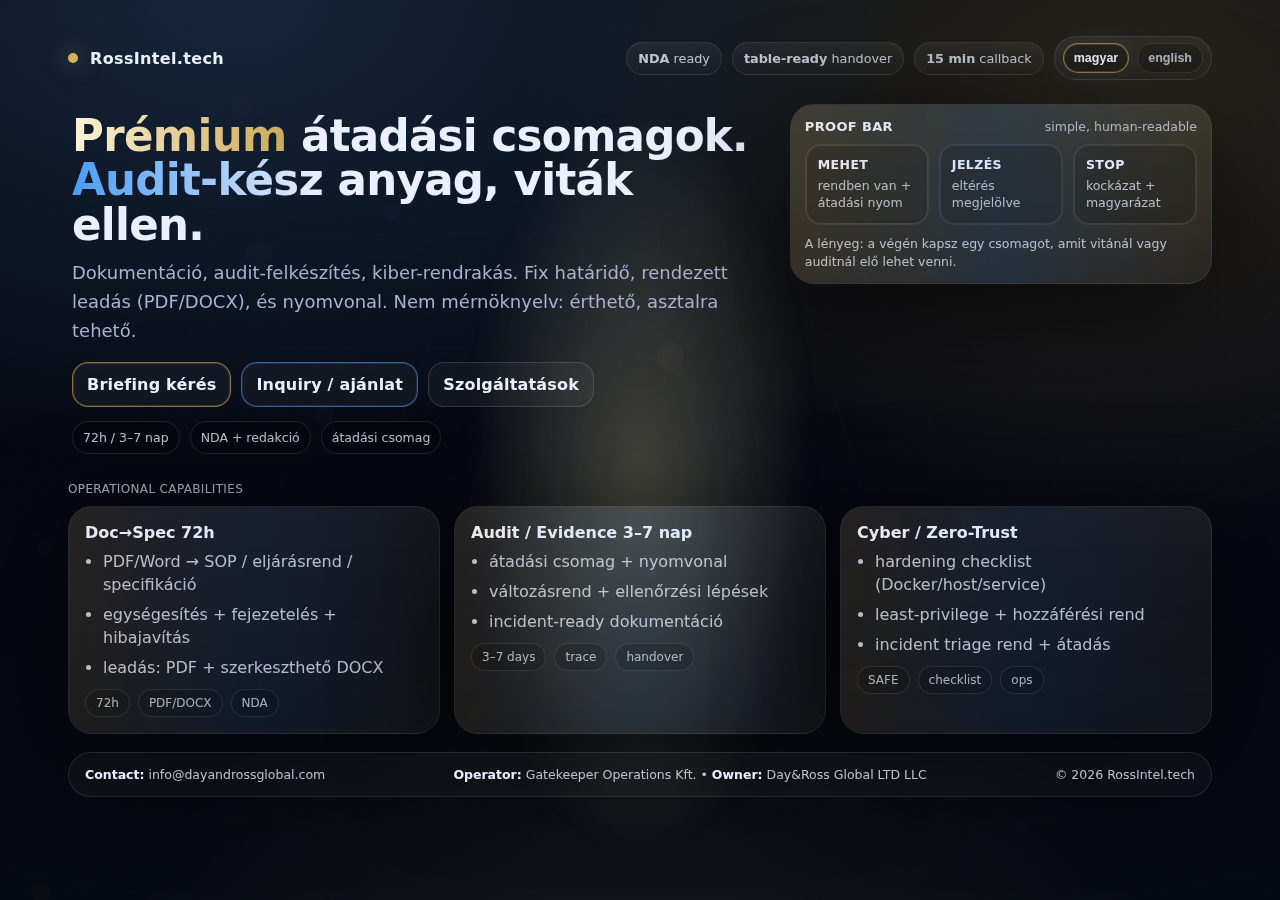
<file: index.html>
<!doctype html>
<html lang="hu" data-lang="hu">
<head>
  <meta charset="utf-8"/>
  <meta name="viewport" content="width=device-width,initial-scale=1"/>
  <title>RossIntel.tech — Gold×Blue Assurance Services</title>
  <meta name="description" content="Prémium dokumentáció, audit-ready evidence csomagok és cyber hardening. Briefing / inquiry egy kattintásra. HU/EN váltó."/>
  <meta name="theme-color" content="#070A10"/>
  <style>
    :root{
      --bg:#070A10; --fg:#EAF0FF; --mut:#A7B3D1; --line:rgba(255,255,255,.10);
      --blue:#4DA3FF; --blue2:#78C4FF;
      --gold:#D6B15B; --gold2:#F3D38A;
      --shadow:0 26px 110px rgba(0,0,0,.65);
      --r:24px;
    }
    *{box-sizing:border-box}
    body{margin:0;background:var(--bg);color:var(--fg);font-family:ui-sans-serif,system-ui,-apple-system,Segoe UI,Roboto,Arial;overflow-x:hidden}
    a{color:inherit}

    /* premium cinematic (no images) */
    .bg{position:fixed;inset:0;z-index:-6;
      background:
        radial-gradient(1200px 780px at 18% 0%, rgba(77,163,255,.18), transparent 60%),
        radial-gradient(980px 720px at 88% 12%, rgba(214,177,91,.16), transparent 62%),
        radial-gradient(900px 700px at 50% 115%, rgba(243,211,138,.06), transparent 60%),
        linear-gradient(180deg,#070A10 0%,#060812 60%,#060A12 100%);
    }
    .grid{position:fixed;inset:-70px;z-index:-5;opacity:.14;pointer-events:none;
      background-image:linear-gradient(rgba(255,255,255,.06) 1px,transparent 1px),
                       linear-gradient(90deg,rgba(255,255,255,.06) 1px,transparent 1px);
      background-size:92px 92px;
      transform:perspective(1100px) rotateX(58deg) translateY(-165px);
      mask-image:radial-gradient(circle at 50% 35%, rgba(0,0,0,1) 0%, rgba(0,0,0,.55) 55%, rgba(0,0,0,0) 86%);
      filter:blur(.2px);
    }
    .beam{position:fixed;left:50%;top:-14%;width:560px;height:135%;
      transform:translateX(-50%);z-index:-4;pointer-events:none;filter:blur(12px);opacity:.88;
      background:radial-gradient(closest-side, rgba(214,177,91,.30), transparent 62%),
               radial-gradient(closest-side, rgba(77,163,255,.16), transparent 62%);
      animation:drift 8.5s ease-in-out infinite;
    }
    @keyframes drift{0%{transform:translateX(-50%) translateY(0)}50%{transform:translateX(-50%) translateY(12px)}100%{transform:translateX(-50%) translateY(0)}}
    #bokeh{position:fixed;inset:0;z-index:-3;pointer-events:none;opacity:.7;}
    .noise{position:fixed;inset:0;z-index:-2;opacity:.045;pointer-events:none;
      background-image:url("data:image/svg+xml,%3Csvg xmlns='http://www.w3.org/2000/svg' width='120' height='120'%3E%3Cfilter id='n'%3E%3CfeTurbulence type='fractalNoise' baseFrequency='.9' numOctaves='3' stitchTiles='stitch'/%3E%3C/filter%3E%3Crect width='120' height='120' filter='url(%23n)' opacity='.6'/%3E%3C/svg%3E");
      mix-blend-mode:overlay;
    }

    /* layout */
    .wrap{max-width:1180px;margin:0 auto;padding:26px 18px 70px;}
    .top{display:flex;align-items:center;justify-content:space-between;gap:14px;padding:10px 0 6px;}
    .brand{display:flex;align-items:center;gap:12px;font-weight:900;letter-spacing:.35px;}
    .dot{width:10px;height:10px;border-radius:999px;background:var(--gold);
      box-shadow:0 0 22px rgba(214,177,91,.65),0 0 34px rgba(77,163,255,.18);}
    .rightTop{display:flex;gap:10px;align-items:center;flex-wrap:wrap;justify-content:flex-end}
    .chip{border:1px solid var(--line);border-radius:999px;padding:8px 11px;
      background:linear-gradient(180deg,rgba(255,255,255,.06),rgba(255,255,255,.02));
      color:rgba(234,240,255,.78);font-size:12.8px;backdrop-filter:blur(12px);}
    .langToggle{display:flex;gap:8px;align-items:center;border:1px solid var(--line);
      background:linear-gradient(180deg,rgba(255,255,255,.06),rgba(255,255,255,.02));
      backdrop-filter:blur(14px);padding:6px 8px;border-radius:999px;}
    .langBtn{font-size:12.5px;font-weight:900;color:rgba(234,240,255,.72);
      border:1px solid rgba(255,255,255,.10);background:rgba(0,0,0,.20);
      padding:7px 10px;border-radius:999px;cursor:pointer;}
    .langBtn.active{color:var(--fg);border-color:rgba(214,177,91,.65);
      box-shadow:0 0 0 1px rgba(214,177,91,.22) inset,0 0 24px rgba(77,163,255,.12);}

    html[data-lang] [data-lang]{display:none;}
    html[data-lang="hu"] [data-lang="hu"]{display:block;}
    html[data-lang="en"] [data-lang="en"]{display:block;}

    /* hero: NOT two giant boxes */
    .hero{
      margin-top:18px;
      display:grid;
      grid-template-columns: 1.25fr .75fr;
      gap:18px;
      align-items:start;
    }
    @media(max-width:980px){.hero{grid-template-columns:1fr}}
    .heroText{
      padding:10px 4px;
    }
    h1{
      margin:0 0 12px;
      font-size: clamp(34px, 3.4vw, 58px);
      line-height:1.02;
      letter-spacing:-.7px;
    }
    .goldText{background:linear-gradient(90deg,#FFF3D6,rgba(214,177,91,.95));-webkit-background-clip:text;color:transparent;}
    .blueText{background:linear-gradient(90deg,rgba(77,163,255,.95),#EAF0FF);-webkit-background-clip:text;color:transparent;}
    .sub{margin:0 0 16px;color:var(--mut);font-size:clamp(14px,1.5vw,18px);line-height:1.6;max-width:780px;}

    .ctaRow{display:flex;gap:10px;flex-wrap:wrap;margin-top:14px}
    .btn{display:inline-flex;align-items:center;justify-content:center;gap:10px;
      padding:12px 14px;border-radius:16px;border:1px solid var(--line);
      background:rgba(255,255,255,.04);color:var(--fg);text-decoration:none;font-weight:900;letter-spacing:.2px;
      position:relative;overflow:hidden;cursor:pointer;}
    .btn::after{content:"";position:absolute;inset:-70px;background:linear-gradient(120deg,transparent 35%,rgba(255,255,255,.18),transparent 65%);
      transform:translateX(-60%);transition:transform .65s ease;}
    .btn:hover::after{transform:translateX(40%)}
    .btn.gold{border-color:rgba(214,177,91,.60);box-shadow:0 0 0 1px rgba(214,177,91,.20) inset;}
    .btn.blue{border-color:rgba(77,163,255,.55);box-shadow:0 0 0 1px rgba(77,163,255,.18) inset;}
    .btn.ghost{border-color:rgba(255,255,255,.14)}

    .pillRow{display:flex;gap:10px;flex-wrap:wrap;margin-top:14px}
    .pill{border:1px solid var(--line);padding:8px 10px;border-radius:999px;color:rgba(234,240,255,.78);font-size:12.5px;background:rgba(0,0,0,.20);backdrop-filter:blur(10px);}

    /* smaller proof panel */
    .panel{
      border:1px solid var(--line);border-radius:var(--r);
      background:linear-gradient(180deg,rgba(255,255,255,.06),rgba(255,255,255,.02));
      box-shadow:var(--shadow);backdrop-filter:blur(14px);
      position:relative;overflow:hidden;
    }
    .panel::after{
      content:"";position:absolute;inset:-1px;border-radius:inherit;pointer-events:none;
      background:linear-gradient(90deg,rgba(214,177,91,.26),rgba(77,163,255,.22),rgba(214,177,91,.10));
      opacity:.62;
      mask:linear-gradient(#000 0 0) content-box, linear-gradient(#000 0 0);
      -webkit-mask:linear-gradient(#000 0 0) content-box, linear-gradient(#000 0 0);
      padding:1px;box-sizing:border-box;
    }
    .inner{position:relative;padding:14px 14px 12px}
    .proofTitle{display:flex;justify-content:space-between;align-items:center;gap:10px;margin-bottom:10px}
    .proofTitle b{font-size:13px;letter-spacing:.35px}
    .mini{color:rgba(234,240,255,.70);font-size:12.5px}
    .proofBar{display:grid;grid-template-columns:1fr 1fr 1fr;gap:10px}
    @media(max-width:980px){.proofBar{grid-template-columns:1fr}}
    .seg{border:1px solid rgba(255,255,255,.10);border-radius:16px;padding:12px;background:rgba(0,0,0,.20)}
    .seg h3{margin:0 0 6px;font-size:12.5px;letter-spacing:.4px}
    .seg p{margin:0;color:rgba(234,240,255,.76);font-size:12.5px;line-height:1.35}
    .seg.allow{box-shadow:0 0 0 1px rgba(214,177,91,.18) inset}
    .seg.warn{box-shadow:0 0 0 1px rgba(77,163,255,.16) inset}
    .seg.block{box-shadow:0 0 0 1px rgba(243,211,138,.12) inset}

    /* capabilities */
    .capTitle{margin-top:18px;font-size:12px;letter-spacing:.35px;color:rgba(234,240,255,.72);text-transform:uppercase}
    .caps{margin-top:10px;display:grid;grid-template-columns:1fr 1fr 1fr;gap:14px}
    @media(max-width:980px){.caps{grid-template-columns:1fr}}
    .card{border:1px solid var(--line);border-radius:var(--r);
      background:linear-gradient(180deg,rgba(255,255,255,.05),rgba(255,255,255,.02));
      box-shadow:var(--shadow);backdrop-filter:blur(14px);padding:16px;position:relative;overflow:hidden}
    .card::after{content:"";position:absolute;inset:-1px;border-radius:inherit;pointer-events:none;
      background:linear-gradient(90deg,rgba(214,177,91,.18),rgba(77,163,255,.14),rgba(214,177,91,.06));
      opacity:.55;mask:linear-gradient(#000 0 0) content-box, linear-gradient(#000 0 0);
      -webkit-mask:linear-gradient(#000 0 0) content-box, linear-gradient(#000 0 0);padding:1px}
    .card h2{margin:0 0 8px;font-size:16px}
    .card ul{margin:0;padding-left:18px}
    .card li{color:rgba(234,240,255,.78);margin:7px 0;line-height:1.45}
    .tagRow{margin-top:10px;display:flex;gap:8px;flex-wrap:wrap}
    .tag{font-size:12px;color:rgba(234,240,255,.72);border:1px solid var(--line);padding:6px 10px;border-radius:999px;background:rgba(0,0,0,.18)}

    /* modal */
    .modalBack{position:fixed;inset:0;display:none;align-items:center;justify-content:center;background:rgba(0,0,0,.62);backdrop-filter:blur(12px);z-index:9999}
    .modalBack.on{display:flex;}
    .modal{width:min(920px,92vw);border:1px solid var(--line);border-radius:24px;background:linear-gradient(180deg,rgba(255,255,255,.07),rgba(255,255,255,.03));box-shadow:var(--shadow);overflow:hidden;position:relative}
    .modal::after{content:"";position:absolute;inset:-1px;border-radius:inherit;pointer-events:none;background:linear-gradient(90deg,rgba(214,177,91,.26),rgba(77,163,255,.22),rgba(214,177,91,.10));opacity:.62;mask:linear-gradient(#000 0 0) content-box,linear-gradient(#000 0 0);-webkit-mask:linear-gradient(#000 0 0) content-box,linear-gradient(#000 0 0);padding:1px}
    .modalTop{display:flex;align-items:center;justify-content:space-between;gap:10px;border-bottom:1px solid var(--line);padding:10px 14px;background:rgba(0,0,0,.18);position:relative}
    .modalClose{border:1px solid var(--line);background:rgba(255,255,255,.03);color:var(--fg);border-radius:12px;padding:8px 10px;cursor:pointer;font-weight:900}
    .modalGrid{display:grid;grid-template-columns:1fr 1fr;gap:12px;padding:14px;position:relative}
    @media(max-width:860px){.modalGrid{grid-template-columns:1fr}}
    .field label{display:block;color:rgba(234,240,255,.72);font-size:12.5px;margin:0 0 6px}
    .field input,.field select,.field textarea{width:100%;padding:12px;border-radius:14px;border:1px solid var(--line);background:rgba(0,0,0,.22);color:var(--fg);outline:none}
    .field textarea{min-height:110px;resize:vertical}
    .modalActions{display:flex;gap:10px;justify-content:flex-end;flex-wrap:wrap;padding:0 14px 14px;position:relative}
    .modalHint{padding:0 14px 14px;color:rgba(234,240,255,.70);font-size:12.5px;line-height:1.5;position:relative}

    .footer{margin-top:18px;border:1px solid var(--line);border-radius:24px;background:rgba(255,255,255,.03);padding:14px 16px;color:rgba(234,240,255,.78);font-size:12.5px;display:flex;flex-wrap:wrap;gap:10px;justify-content:space-between;align-items:center;backdrop-filter:blur(12px)}
    .footer b{color:var(--fg)}
  </style>
</head>
<body>
  <div class="bg"></div><div class="grid"></div><div class="beam"></div><div class="noise"></div>
  <canvas id="bokeh"></canvas>

  <div class="wrap">
    <div class="top">
      <div class="brand"><span class="dot"></span> RossIntel.tech</div>
      <div class="rightTop">
        <div class="chip"><b>NDA</b> ready</div>
        <div class="chip"><b>table-ready</b> handover</div>
        <div class="chip"><b>15 min</b> callback</div>
        <div class="langToggle">
          <button class="langBtn active" data-set-lang="hu" type="button">magyar</button>
          <button class="langBtn" data-set-lang="en" type="button">english</button>
        </div>
      </div>
    </div>

    <div class="hero">
      <div class="heroText">
        <h1>
          <span data-lang="hu"><span class="goldText">Prémium</span> átadási csomagok.<br/><span class="blueText">Audit-kész</span> anyag, viták ellen.</span>
          <span data-lang="en"><span class="goldText">Premium</span> handover bundles.<br/><span class="blueText">Audit-ready</span> deliverables for disputes.</span>
        </h1>
        <p class="sub">
          <span data-lang="hu">Dokumentáció, audit-felkészítés, kiber-rendrakás. Fix határidő, rendezett leadás (PDF/DOCX), és nyomvonal. Nem mérnöknyelv: érthető, asztalra tehető.</span>
          <span data-lang="en">Documentation, audit readiness, cyber hardening. Fixed deadlines, clean delivery (PDF/DOCX), with a trace. Plain language, table-ready.</span>
        </p>

        <div class="ctaRow">
          <a class="btn gold" href="#" data-open="brief"><span data-lang="hu">Briefing kérés</span><span data-lang="en">Request a briefing</span></a>
          <a class="btn blue" href="#" data-open="quote"><span data-lang="hu">Inquiry / ajánlat</span><span data-lang="en">Inquiry / quote</span></a>
          <a class="btn ghost" href="#caps"><span data-lang="hu">Szolgáltatások</span><span data-lang="en">Services</span></a>
        </div>

        <div class="pillRow">
          <div class="pill"><span data-lang="hu">72h / 3–7 nap</span><span data-lang="en">72h / 3–7 days</span></div>
          <div class="pill"><span data-lang="hu">NDA + redakció</span><span data-lang="en">NDA + redaction</span></div>
          <div class="pill"><span data-lang="hu">átadási csomag</span><span data-lang="en">handover bundle</span></div>
        </div>
      </div>

      <div class="panel">
        <div class="inner">
          <div class="proofTitle">
            <b>PROOF BAR</b>
            <span class="mini">simple, human-readable</span>
          </div>
          <div class="proofBar">
            <div class="seg allow">
              <h3><span data-lang="hu">MEHET</span><span data-lang="en">GO</span></h3>
              <p><span data-lang="hu">rendben van + átadási nyom</span><span data-lang="en">ok + handover trail</span></p>
            </div>
            <div class="seg warn">
              <h3><span data-lang="hu">JELZÉS</span><span data-lang="en">FLAG</span></h3>
              <p><span data-lang="hu">eltérés megjelölve</span><span data-lang="en">deviation noted</span></p>
            </div>
            <div class="seg block">
              <h3><span data-lang="hu">STOP</span><span data-lang="en">STOP</span></h3>
              <p><span data-lang="hu">kockázat + magyarázat</span><span data-lang="en">risk + explanation</span></p>
            </div>
          </div>
          <div style="margin-top:10px;color:rgba(234,240,255,.78);font-size:12.5px;line-height:1.45">
            <span data-lang="hu">A lényeg: a végén kapsz egy csomagot, amit vitánál vagy auditnál elő lehet venni.</span>
            <span data-lang="en">Bottom line: you get a bundle you can pull out in disputes or audits.</span>
          </div>
        </div>
      </div>
    </div>

    <div class="capTitle" id="caps">OPERATIONAL CAPABILITIES</div>
    <div class="caps">
      <div class="card">
        <h2><span data-lang="hu">Doc→Spec 72h</span><span data-lang="en">Doc→Spec (72h)</span></h2>
        <ul>
          <li><span data-lang="hu">PDF/Word → SOP / eljárásrend / specifikáció</span><span data-lang="en">PDF/Word → SOP / procedures / spec</span></li>
          <li><span data-lang="hu">egységesítés + fejezetelés + hibajavítás</span><span data-lang="en">normalize + structure + fix</span></li>
          <li><span data-lang="hu">leadás: PDF + szerkeszthető DOCX</span><span data-lang="en">delivery: PDF + editable DOCX</span></li>
        </ul>
        <div class="tagRow"><span class="tag">72h</span><span class="tag">PDF/DOCX</span><span class="tag">NDA</span></div>
      </div>

      <div class="card">
        <h2><span data-lang="hu">Audit / Evidence 3–7 nap</span><span data-lang="en">Audit / Evidence 3–7 days</span></h2>
        <ul>
          <li><span data-lang="hu">átadási csomag + nyomvonal</span><span data-lang="en">handover bundle + trace</span></li>
          <li><span data-lang="hu">változásrend + ellenőrzési lépések</span><span data-lang="en">change control + verification steps</span></li>
          <li><span data-lang="hu">incident-ready dokumentáció</span><span data-lang="en">incident-ready docs</span></li>
        </ul>
        <div class="tagRow"><span class="tag">3–7 days</span><span class="tag">trace</span><span class="tag">handover</span></div>
      </div>

      <div class="card">
        <h2><span data-lang="hu">Cyber / Zero-Trust</span><span data-lang="en">Cyber / Zero-Trust</span></h2>
        <ul>
          <li><span data-lang="hu">hardening checklist (Docker/host/service)</span><span data-lang="en">hardening checklist (Docker/host/service)</span></li>
          <li><span data-lang="hu">least-privilege + hozzáférési rend</span><span data-lang="en">least-privilege + access rules</span></li>
          <li><span data-lang="hu">incident triage rend + átadás</span><span data-lang="en">incident triage + handover</span></li>
        </ul>
        <div class="tagRow"><span class="tag">SAFE</span><span class="tag">checklist</span><span class="tag">ops</span></div>
      </div>
    </div>

    <div class="footer">
      <div><b>Contact:</b> info@dayandrossglobal.com</div>
      <div><b>Operator:</b> Gatekeeper Operations Kft. • <b>Owner:</b> Day&Ross Global LTD LLC</div>
      <div>© <span id="y"></span> RossIntel.tech</div>
    </div>
  </div>

  <!-- Modal -->
  <div class="modalBack" id="modalBack" aria-hidden="true">
    <div class="modal" role="dialog" aria-modal="true">
      <div class="modalTop">
        <b id="modalTitle">Inquiry</b>
        <button class="modalClose" type="button" data-close="1">Close</button>
      </div>

      <form id="leadForm">
        <div class="modalGrid">
          <div class="field"><label id="lblName">Name / Company</label><input name="name_company" required></div>
          <div class="field"><label id="lblContact">Email / Phone</label><input name="contact" required></div>
          <div class="field" id="pkgField"><label id="lblPkg">Package</label>
            <select name="package">
              <option>Doc→Spec (72h)</option>
              <option>Audit/Evidence (3–7 days)</option>
              <option>Cyber / Zero-Trust</option>
            </select>
          </div>
          <div class="field"><label id="lblNotes">Message</label><textarea name="notes" placeholder="What do you need?"></textarea></div>
        </div>
        <div class="modalActions">
          <button class="btn gold" type="submit" id="btnSend">Send</button>
          <button class="btn ghost" type="button" data-close="1" id="btnCancel">Cancel</button>
        </div>
        <div class="modalHint" id="hint">Plain-language deliverables. NDA-ready. Scope-limited.</div>
      </form>
    </div>
  </div>

  <script>
  (function(){
    document.getElementById("y").textContent = new Date().getFullYear();

    // bokeh
    const c=document.getElementById("bokeh"), ctx=c.getContext("2d");
    let W=0,H=0,dpr=window.devicePixelRatio||1;
    function resize(){W=innerWidth;H=innerHeight;c.width=W*dpr;c.height=H*dpr;c.style.width=W+"px";c.style.height=H+"px";ctx.setTransform(dpr,0,0,dpr,0,0);}
    addEventListener("resize",resize,{passive:true}); resize();
    const N=Math.min(46,Math.max(22,Math.floor((W*H)/52000)));
    const pal=["rgba(214,177,91,0.20)","rgba(77,163,255,0.14)","rgba(243,211,138,0.10)"];
    const dots=[...Array(N)].map(()=>({x:Math.random()*W,y:Math.random()*H,r:3+Math.random()*11,vx:(Math.random()-.5)*0.28,vy:(Math.random()-.5)*0.18,a:.10+Math.random()*.20,col:pal[(Math.random()*pal.length)|0]}));
    function step(){ctx.clearRect(0,0,W,H);
      for(const d of dots){d.x+=d.vx; d.y+=d.vy;
        if(d.x<-20)d.x=W+20; if(d.x>W+20)d.x=-20;
        if(d.y<-20)d.y=H+20; if(d.y>H+20)d.y=-20;
        ctx.globalAlpha=d.a; ctx.fillStyle=d.col; ctx.beginPath(); ctx.arc(d.x,d.y,d.r,0,Math.PI*2); ctx.fill();
      }
      ctx.globalAlpha=1; requestAnimationFrame(step);
    } requestAnimationFrame(step);

    // lang
    const setLang=(l)=>{
      document.documentElement.setAttribute("data-lang", l);
      localStorage.setItem("rossintel_lang", l);
      document.querySelectorAll(".langBtn").forEach(b=>b.classList.toggle("active", b.dataset.setLang===l));
      // modal labels
      const hu = (l==="hu");
      document.getElementById("lblName").textContent = hu ? "Név / Cég" : "Name / Company";
      document.getElementById("lblContact").textContent = hu ? "Email / Telefon" : "Email / Phone";
      document.getElementById("lblPkg").textContent = hu ? "Csomag" : "Package";
      document.getElementById("lblNotes").textContent = hu ? "Üzenet" : "Message";
      document.getElementById("btnSend").textContent = hu ? "Küldés" : "Send";
      document.getElementById("btnCancel").textContent = hu ? "Mégse" : "Cancel";
      document.getElementById("hint").textContent = hu ? "Érthető, asztalra tehető átadás. NDA-ready." : "Plain-language, table-ready handover. NDA-ready.";
    };
    setLang(localStorage.getItem("rossintel_lang")||"hu");
    document.addEventListener("click",(e)=>{
      const b=e.target.closest("[data-set-lang]");
      if(b) setLang(b.dataset.setLang);
    });

    // modal
    const back=document.getElementById("modalBack");
    const title=document.getElementById("modalTitle");
    let mode="quote";
    function openModal(m){
      mode=m;
      const hu = (document.documentElement.getAttribute("data-lang")==="hu");
      title.textContent = (m==="brief") ? (hu?"Briefing kérés":"Request a briefing") : (hu?"Inquiry / ajánlat":"Inquiry / quote");
      back.classList.add("on"); back.setAttribute("aria-hidden","false");
    }
    function closeModal(){back.classList.remove("on"); back.setAttribute("aria-hidden","true");}
    document.addEventListener("click",(e)=>{
      const o=e.target.closest("[data-open]");
      const c=e.target.closest("[data-close]");
      if(o){e.preventDefault(); openModal(o.getAttribute("data-open")); }
      if(c){e.preventDefault(); closeModal(); }
      if(e.target===back){ closeModal(); }
    });
    document.addEventListener("keydown",(e)=>{ if(e.key==="Escape") closeModal(); });

    // submit -> mailto (no external setup)
    document.getElementById("leadForm").addEventListener("submit", async (e)=>{
      e.preventDefault();
      const l=document.documentElement.getAttribute("data-lang")||"hu";
      const fd=new FormData(e.target);
      const obj=Object.fromEntries(fd.entries());
      const subject = (mode==="brief") ? "RossIntel — Briefing" : "RossIntel — Inquiry";
      const body = [
        `mode: ${mode}`,
        `lang: ${l}`,
        `name_company: ${obj.name_company||""}`,
        `contact: ${obj.contact||""}`,
        `package: ${obj.package||""}`,
        `notes: ${obj.notes||""}`,
        `source: rossintel.tech`
      ].join("\n");
      
// === Prefer Formspree (real lead capture). Fallback: mailto ===
const hintEl = document.getElementById("hint");
const sendBtn = document.getElementById("btnSend");

if (sendBtn) sendBtn.disabled = true;
if (hintEl) hintEl.textContent = (l==="hu") ? "Küldés folyamatban…" : "Sending…";

try {
  const fd2 = new FormData(e.target);
  fd2.set("mode", mode);
  fd2.set("lang", l);
  fd2.set("source", "rossintel.tech");

  const res = await fetch("https://formspree.io/f/mwvnenwj", {
    method: "POST",
    body: fd2,
    headers: { "Accept": "application/json" }
  });

  if (res.ok) {
    if (hintEl) hintEl.textContent = (l==="hu") ? "Elküldve ✅ Hamarosan jelentkezünk." : "Sent ✅ We will get back to you.";
    e.target.reset();
    setTimeout(() => closeModal(), 900);
  } else {
    if (hintEl) hintEl.textContent = (l==="hu")
      ? "Hiba történt. Próbáld újra vagy írj: info@dayandrossglobal.com"
      : "Error. Try again or email: info@dayandrossglobal.com";
  }
} catch (err) {
  if (hintEl) hintEl.textContent = (l==="hu")
    ? "Hálózati hiba. Fallback email indul…"
    : "Network error. Fallback email…";
  const mailto = "mailto:info@dayandrossglobal.com?subject=" + encodeURIComponent(subject) + "&body=" + encodeURIComponent(body);
  window.location.href = mailto;
  closeModal();
} finally {
  if (sendBtn) sendBtn.disabled = false;
}

    });
  })();
  </script>
</body>
</html>
</file>
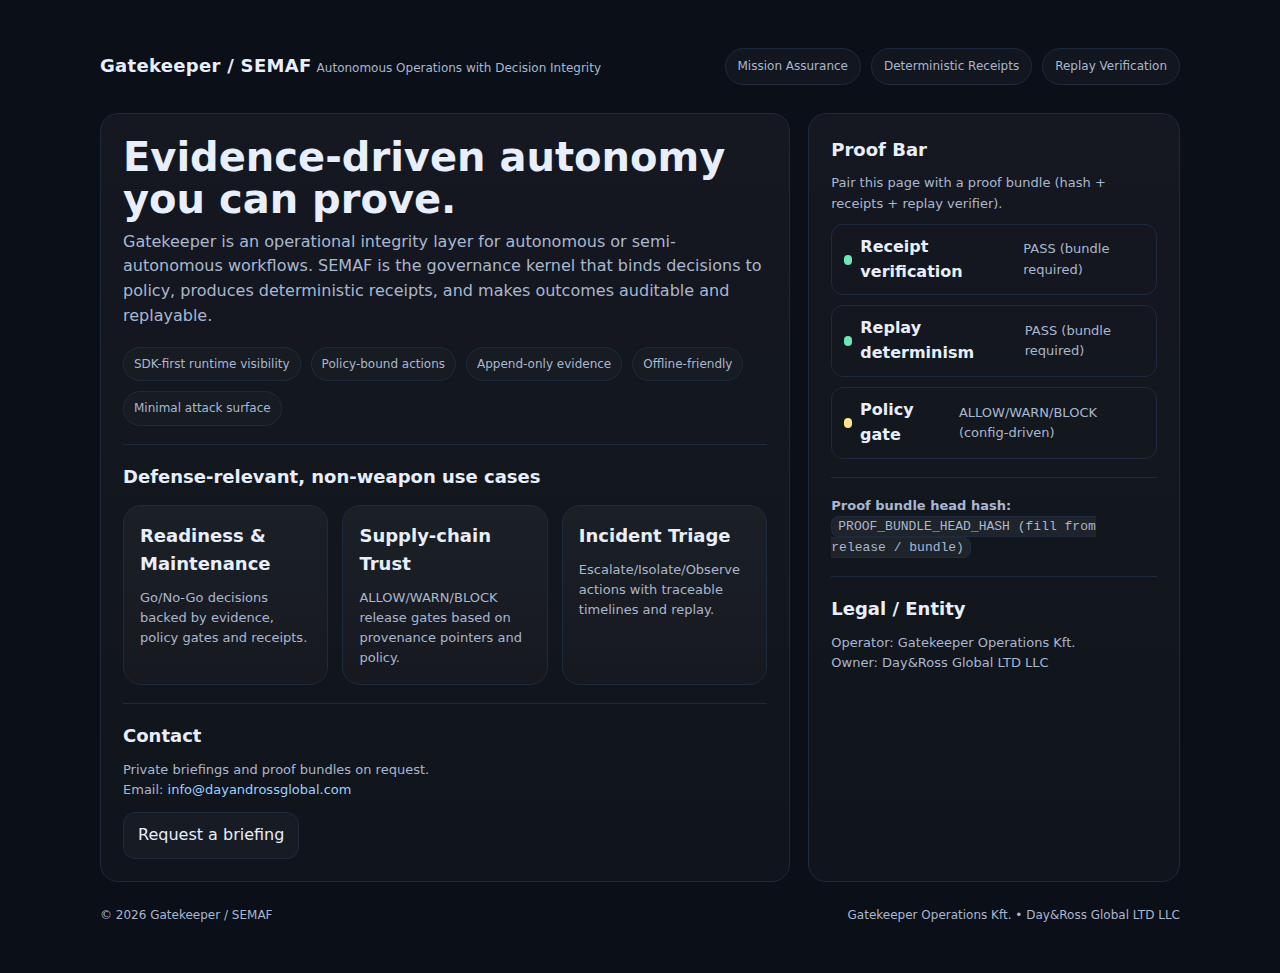
<file: docs/index.html>
<!doctype html>
<html lang="en">
<head>
  <meta charset="utf-8"/>
  <meta name="viewport" content="width=device-width, initial-scale=1"/>
  <title>Gatekeeper / SEMAF — Mission Assurance</title>
  <meta name="description" content="Evidence-driven autonomous operations. Deterministic decision receipts, tamper-evident audit chain, replay verification."/>
  <link rel="stylesheet" href="assets/style.css"/>
</head>
<body>
  <div class="wrap">
    <div class="nav">
      <div class="brand">
        <b>Gatekeeper / SEMAF</b>
        <span>Autonomous Operations with Decision Integrity</span>
      </div>
      <div style="display:flex;gap:10px;flex-wrap:wrap;justify-content:flex-end">
        <span class="chip">Mission Assurance</span>
        <span class="chip">Deterministic Receipts</span>
        <span class="chip">Replay Verification</span>
      </div>
    </div>

    <div class="hero">
      <div class="card">
        <h1>Evidence-driven autonomy you can prove.</h1>
        <p class="sub">
          Gatekeeper is an operational integrity layer for autonomous or semi-autonomous workflows.
          SEMAF is the governance kernel that binds decisions to policy, produces deterministic receipts,
          and makes outcomes auditable and replayable.
        </p>

        <div class="pillrow">
          <span class="pill">SDK-first runtime visibility</span>
          <span class="pill">Policy-bound actions</span>
          <span class="pill">Append-only evidence</span>
          <span class="pill">Offline-friendly</span>
          <span class="pill">Minimal attack surface</span>
        </div>

        <hr/>

        <h2>Defense-relevant, non-weapon use cases</h2>
        <div class="grid">
          <div class="card" style="padding:16px"><h2>Readiness & Maintenance</h2><div class="small">Go/No-Go decisions backed by evidence, policy gates and receipts.</div></div>
          <div class="card" style="padding:16px"><h2>Supply-chain Trust</h2><div class="small">ALLOW/WARN/BLOCK release gates based on provenance pointers and policy.</div></div>
          <div class="card" style="padding:16px"><h2>Incident Triage</h2><div class="small">Escalate/Isolate/Observe actions with traceable timelines and replay.</div></div>
        </div>

        <hr/>

        <h2>Contact</h2>
        <div class="small">
          Private briefings and proof bundles on request.<br/>
          Email: <a href="mailto:info@dayandrossglobal.com">info@dayandrossglobal.com</a>
        </div>
        <div style="margin-top:12px;display:flex;gap:10px;flex-wrap:wrap">
          <a class="btn" href="mailto:info@dayandrossglobal.com?subject=Gatekeeper%20%2F%20SEMAF%20—%20Mission%20Assurance%20Briefing">Request a briefing</a>
        </div>
      </div>

      <div class="card">
        <h2>Proof Bar</h2>
        <div class="small">Pair this page with a proof bundle (hash + receipts + replay verifier).</div>

        <div class="badge"><span class="dot"></span><b>Receipt verification</b>&nbsp;<span class="small">PASS (bundle required)</span></div>
        <div class="badge"><span class="dot"></span><b>Replay determinism</b>&nbsp;<span class="small">PASS (bundle required)</span></div>
        <div class="badge"><span class="dot warn"></span><b>Policy gate</b>&nbsp;<span class="small">ALLOW/WARN/BLOCK (config-driven)</span></div>

        <hr/>
        <div class="small"><b>Proof bundle head hash:</b><br/><code>PROOF_BUNDLE_HEAD_HASH (fill from release / bundle)</code></div>

        <hr/>
        <h2>Legal / Entity</h2>
        <div class="small">Operator: Gatekeeper Operations Kft.<br/>Owner: Day&amp;Ross Global LTD LLC</div>
      </div>
    </div>

    <div class="footer">
      <div>© <span id="y"></span> Gatekeeper / SEMAF</div>
      <div>Gatekeeper Operations Kft. • Day&amp;Ross Global LTD LLC</div>
    </div>
  </div>
  <script>document.getElementById('y').textContent=new Date().getFullYear();</script>
</body>
</html>
</file>
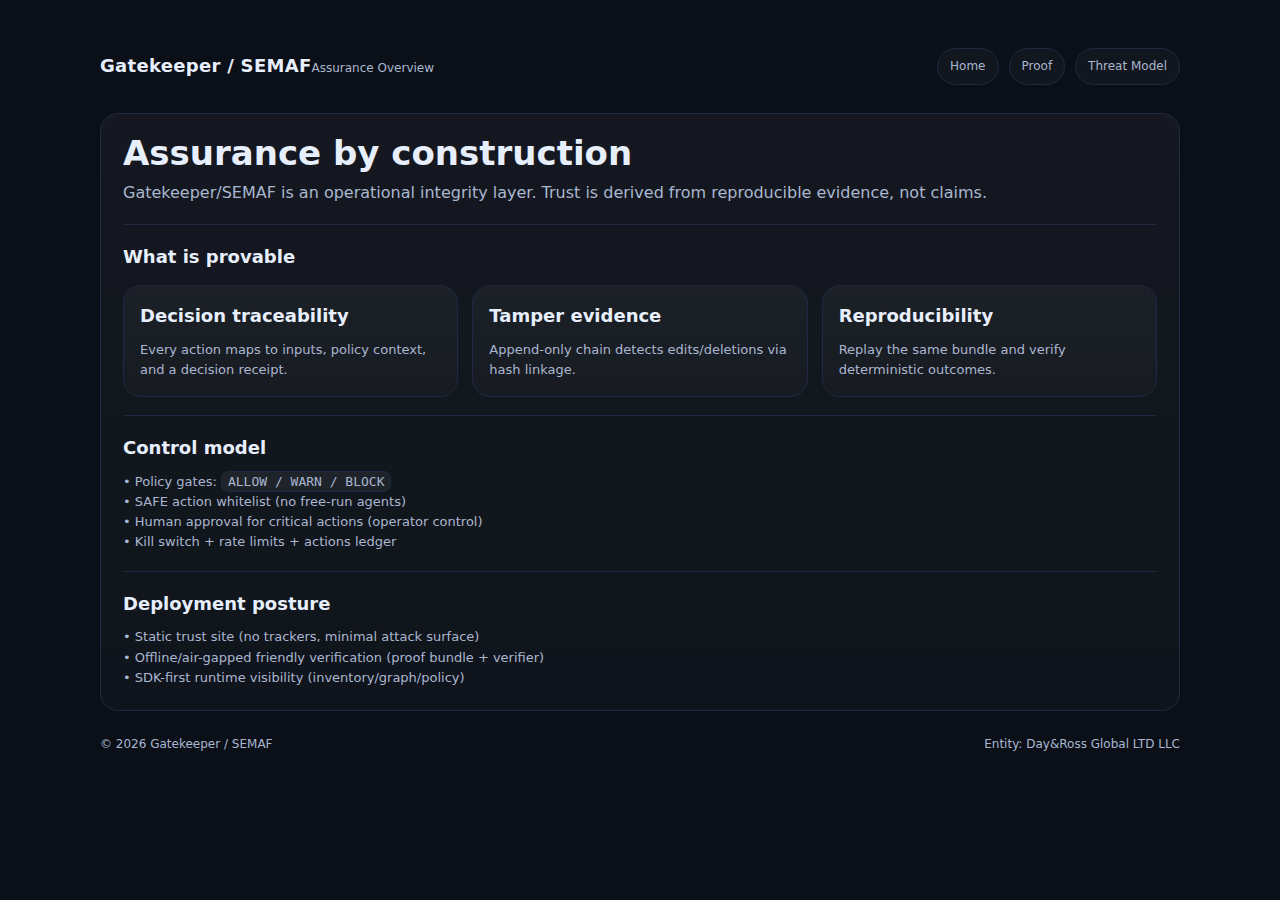
<file: docs/assurance.html>
<!doctype html><html lang="en"><head>
<meta charset="utf-8"/><meta name="viewport" content="width=device-width,initial-scale=1"/>
<title>Gatekeeper / SEMAF — Assurance</title>
<link rel="stylesheet" href="assets/style.css"/></head><body><div class="wrap">
<div class="nav"><div class="brand"><b>Gatekeeper / SEMAF</b><span>Assurance Overview</span></div>
<div style="display:flex;gap:10px;flex-wrap:wrap;justify-content:flex-end">
<a class="chip" href="./index.html">Home</a><a class="chip" href="./proof.html">Proof</a><a class="chip" href="./threat-model.html">Threat Model</a></div></div>

<div class="card">
<h1 style="margin:0 0 10px;font-size:34px">Assurance by construction</h1>
<p class="sub">Gatekeeper/SEMAF is an operational integrity layer. Trust is derived from reproducible evidence, not claims.</p>
<hr/>
<h2>What is provable</h2>
<div class="grid">
  <div class="card" style="padding:16px"><h2>Decision traceability</h2><div class="small">Every action maps to inputs, policy context, and a decision receipt.</div></div>
  <div class="card" style="padding:16px"><h2>Tamper evidence</h2><div class="small">Append-only chain detects edits/deletions via hash linkage.</div></div>
  <div class="card" style="padding:16px"><h2>Reproducibility</h2><div class="small">Replay the same bundle and verify deterministic outcomes.</div></div>
</div>
<hr/>
<h2>Control model</h2>
<div class="small">
• Policy gates: <code>ALLOW / WARN / BLOCK</code><br/>
• SAFE action whitelist (no free-run agents)<br/>
• Human approval for critical actions (operator control)<br/>
• Kill switch + rate limits + actions ledger
</div>
<hr/>
<h2>Deployment posture</h2>
<div class="small">
• Static trust site (no trackers, minimal attack surface)<br/>
• Offline/air-gapped friendly verification (proof bundle + verifier)<br/>
• SDK-first runtime visibility (inventory/graph/policy)
</div>
</div>

<div class="footer"><div>© <span id="y"></span> Gatekeeper / SEMAF</div><div>Entity: Day&amp;Ross Global LTD LLC</div></div>
</div><script>document.getElementById('y').textContent=new Date().getFullYear();</script></body></html>
</file>
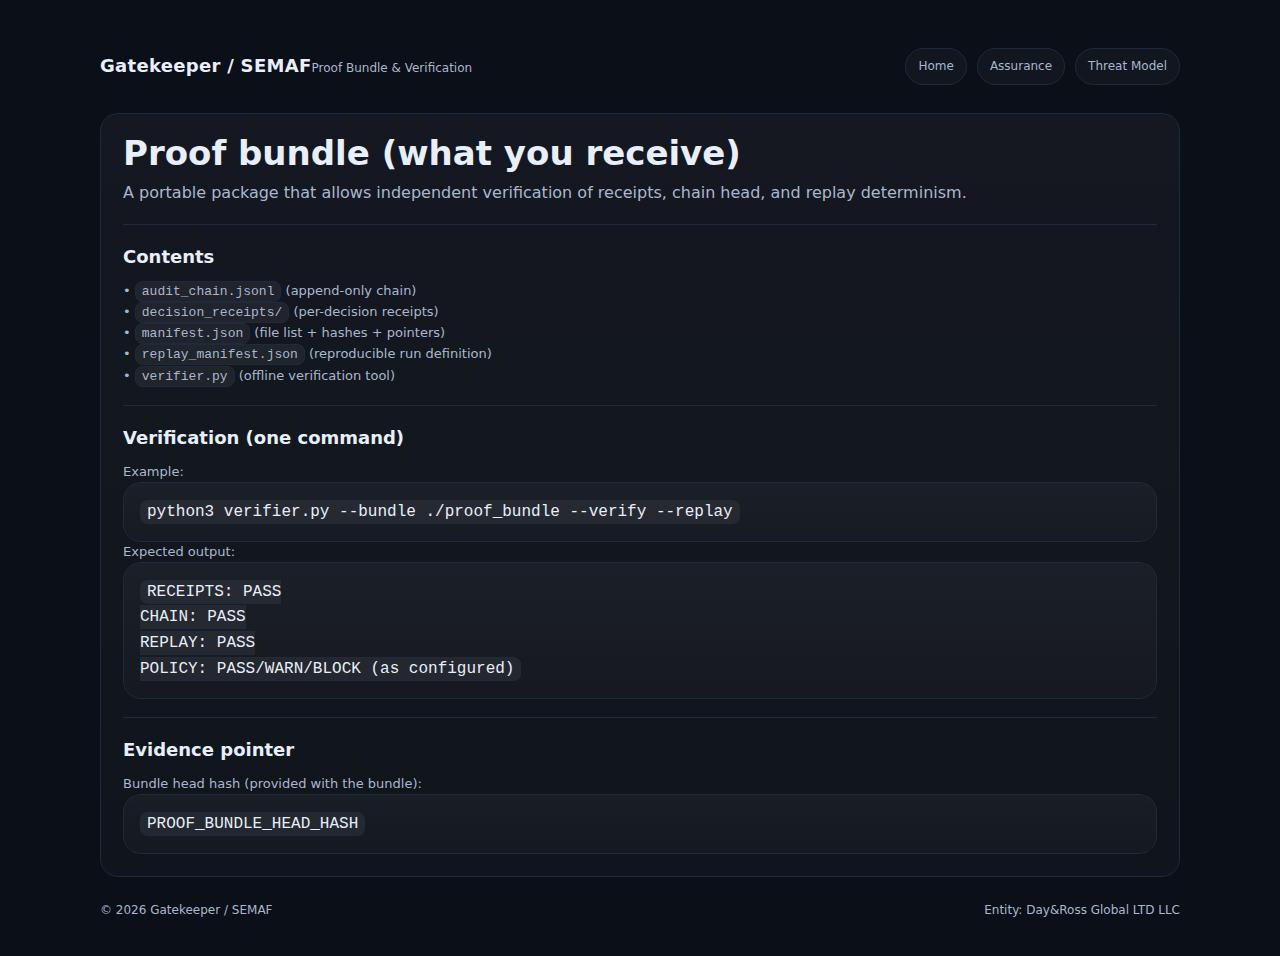
<file: docs/proof.html>
<!doctype html><html lang="en"><head>
<meta charset="utf-8"/><meta name="viewport" content="width=device-width,initial-scale=1"/>
<title>Gatekeeper / SEMAF — Proof Bundle</title>
<link rel="stylesheet" href="assets/style.css"/></head><body><div class="wrap">
<div class="nav"><div class="brand"><b>Gatekeeper / SEMAF</b><span>Proof Bundle & Verification</span></div>
<div style="display:flex;gap:10px;flex-wrap:wrap;justify-content:flex-end">
<a class="chip" href="./index.html">Home</a><a class="chip" href="./assurance.html">Assurance</a><a class="chip" href="./threat-model.html">Threat Model</a></div></div>

<div class="card">
<h1 style="margin:0 0 10px;font-size:34px">Proof bundle (what you receive)</h1>
<p class="sub">A portable package that allows independent verification of receipts, chain head, and replay determinism.</p>
<hr/>
<h2>Contents</h2>
<div class="small">
• <code>audit_chain.jsonl</code> (append-only chain)<br/>
• <code>decision_receipts/</code> (per-decision receipts)<br/>
• <code>manifest.json</code> (file list + hashes + pointers)<br/>
• <code>replay_manifest.json</code> (reproducible run definition)<br/>
• <code>verifier.py</code> (offline verification tool)
</div>
<hr/>
<h2>Verification (one command)</h2>
<div class="small">Example:</div>
<div class="card" style="padding:16px">
<code>python3 verifier.py --bundle ./proof_bundle --verify --replay</code>
</div>
<div class="small">Expected output:</div>
<div class="card" style="padding:16px">
<code>RECEIPTS: PASS<br/>CHAIN: PASS<br/>REPLAY: PASS<br/>POLICY: PASS/WARN/BLOCK (as configured)</code>
</div>
<hr/>
<h2>Evidence pointer</h2>
<div class="small">Bundle head hash (provided with the bundle):</div>
<div class="card" style="padding:16px"><code>PROOF_BUNDLE_HEAD_HASH</code></div>
</div>

<div class="footer"><div>© <span id="y"></span> Gatekeeper / SEMAF</div><div>Entity: Day&amp;Ross Global LTD LLC</div></div>
</div><script>document.getElementById('y').textContent=new Date().getFullYear();</script></body></html>
</file>
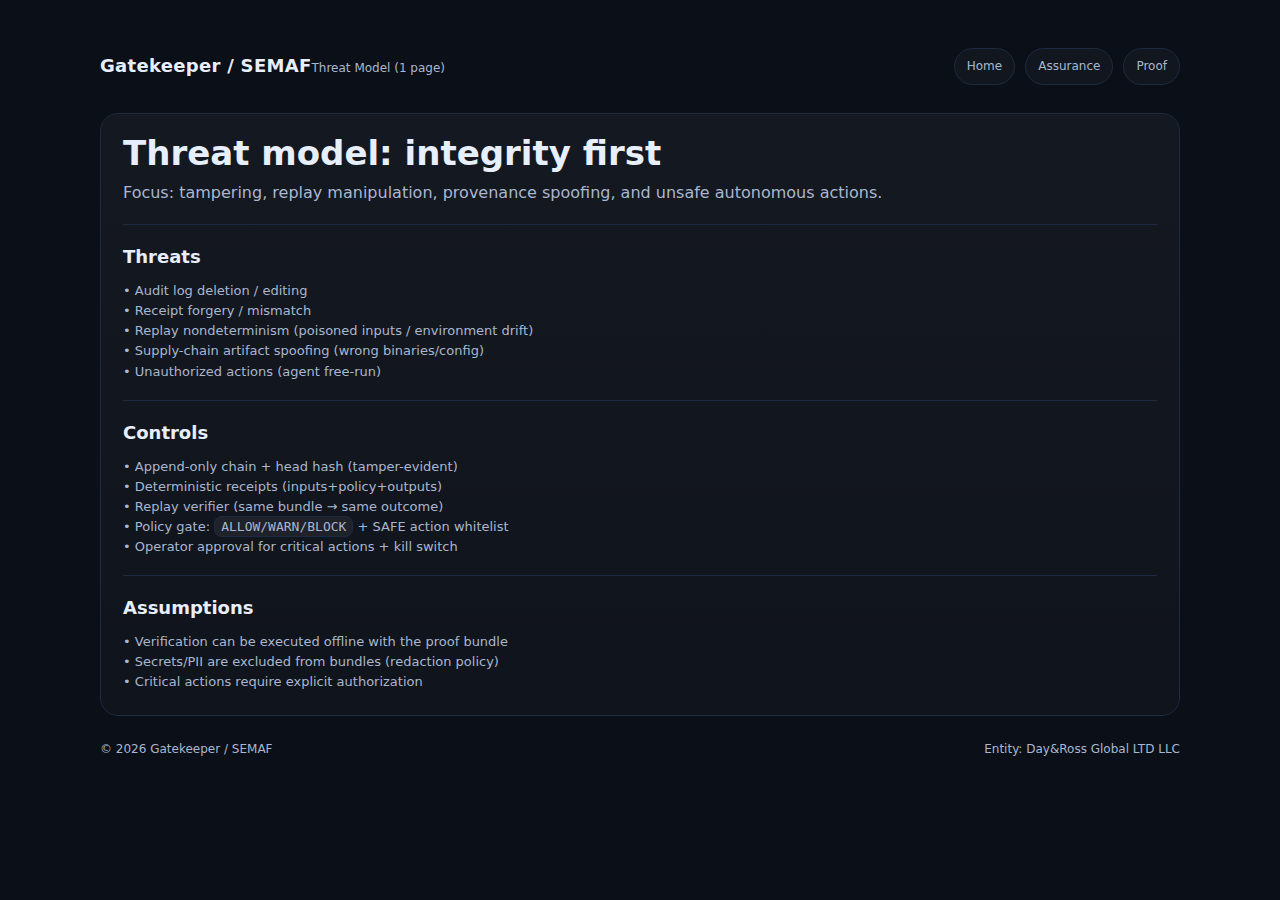
<file: docs/threat-model.html>
<!doctype html><html lang="en"><head>
<meta charset="utf-8"/><meta name="viewport" content="width=device-width,initial-scale=1"/>
<title>Gatekeeper / SEMAF — Threat Model</title>
<link rel="stylesheet" href="assets/style.css"/></head><body><div class="wrap">
<div class="nav"><div class="brand"><b>Gatekeeper / SEMAF</b><span>Threat Model (1 page)</span></div>
<div style="display:flex;gap:10px;flex-wrap:wrap;justify-content:flex-end">
<a class="chip" href="./index.html">Home</a><a class="chip" href="./assurance.html">Assurance</a><a class="chip" href="./proof.html">Proof</a></div></div>

<div class="card">
<h1 style="margin:0 0 10px;font-size:34px">Threat model: integrity first</h1>
<p class="sub">Focus: tampering, replay manipulation, provenance spoofing, and unsafe autonomous actions.</p>
<hr/>
<h2>Threats</h2>
<div class="small">
• Audit log deletion / editing<br/>
• Receipt forgery / mismatch<br/>
• Replay nondeterminism (poisoned inputs / environment drift)<br/>
• Supply-chain artifact spoofing (wrong binaries/config)<br/>
• Unauthorized actions (agent free-run)
</div>
<hr/>
<h2>Controls</h2>
<div class="small">
• Append-only chain + head hash (tamper-evident)<br/>
• Deterministic receipts (inputs+policy+outputs)<br/>
• Replay verifier (same bundle → same outcome)<br/>
• Policy gate: <code>ALLOW/WARN/BLOCK</code> + SAFE action whitelist<br/>
• Operator approval for critical actions + kill switch
</div>
<hr/>
<h2>Assumptions</h2>
<div class="small">
• Verification can be executed offline with the proof bundle<br/>
• Secrets/PII are excluded from bundles (redaction policy)<br/>
• Critical actions require explicit authorization
</div>
</div>

<div class="footer"><div>© <span id="y"></span> Gatekeeper / SEMAF</div><div>Entity: Day&amp;Ross Global LTD LLC</div></div>
</div><script>document.getElementById('y').textContent=new Date().getFullYear();</script></body></html>
</file>
<file: docs/assets/style.css>
:root{--bg:#0b0f17;--text:#e7eefc;--muted:#a9b7d0;--line:#1d2a40;--good:#6ee7b7;--warn:#fde68a;--accent:#9ad1ff}
*{box-sizing:border-box}
html,body{margin:0;padding:0;background:var(--bg);color:var(--text);font:16px/1.55 ui-sans-serif,system-ui,-apple-system,Segoe UI,Roboto,Ubuntu,Cantarell,Noto Sans,Arial}
a{color:var(--accent);text-decoration:none} a:hover{text-decoration:underline}
.wrap{max-width:1120px;margin:0 auto;padding:48px 20px}
.nav{display:flex;justify-content:space-between;align-items:center;gap:16px;margin-bottom:28px}
.brand b{font-size:18px;letter-spacing:.3px} .brand span{color:var(--muted);font-size:12px}
.chip{border:1px solid var(--line);background:rgba(255,255,255,.03);padding:8px 12px;border-radius:999px;color:var(--muted);font-size:12px}
.hero{display:grid;grid-template-columns:1.3fr .7fr;gap:18px}
.card{border:1px solid var(--line);background:linear-gradient(180deg,rgba(255,255,255,.04),rgba(255,255,255,.02));border-radius:18px;padding:22px}
h1{font-size:40px;line-height:1.05;margin:0 0 10px}
.sub{color:var(--muted);margin:0 0 18px}
.pillrow{display:flex;flex-wrap:wrap;gap:10px;margin-top:14px}
.pill{border:1px solid var(--line);background:rgba(255,255,255,.02);border-radius:999px;padding:7px 10px;color:var(--muted);font-size:12px}
.grid{display:grid;grid-template-columns:repeat(3,1fr);gap:14px;margin-top:14px}
@media (max-width:980px){.hero{grid-template-columns:1fr}.grid{grid-template-columns:1fr}}
hr{border:none;border-top:1px solid var(--line);margin:18px 0}
h2{margin:0 0 10px;font-size:18px}
.small{color:var(--muted);font-size:13px}
.badge{display:inline-flex;align-items:center;gap:8px;border:1px solid var(--line);border-radius:12px;padding:10px 12px;margin-top:10px}
.dot{width:10px;height:10px;border-radius:99px;background:var(--good)} .dot.warn{background:var(--warn)}
code{background:rgba(255,255,255,.06);border:1px solid var(--line);padding:2px 6px;border-radius:8px}
.footer{margin-top:24px;color:var(--muted);font-size:12px;display:flex;flex-wrap:wrap;gap:10px;justify-content:space-between}
.btn{display:inline-block;border:1px solid var(--line);background:rgba(255,255,255,.03);padding:10px 14px;border-radius:12px;color:var(--text)}
.btn:hover{background:rgba(255,255,255,.06);text-decoration:none}
</file>
